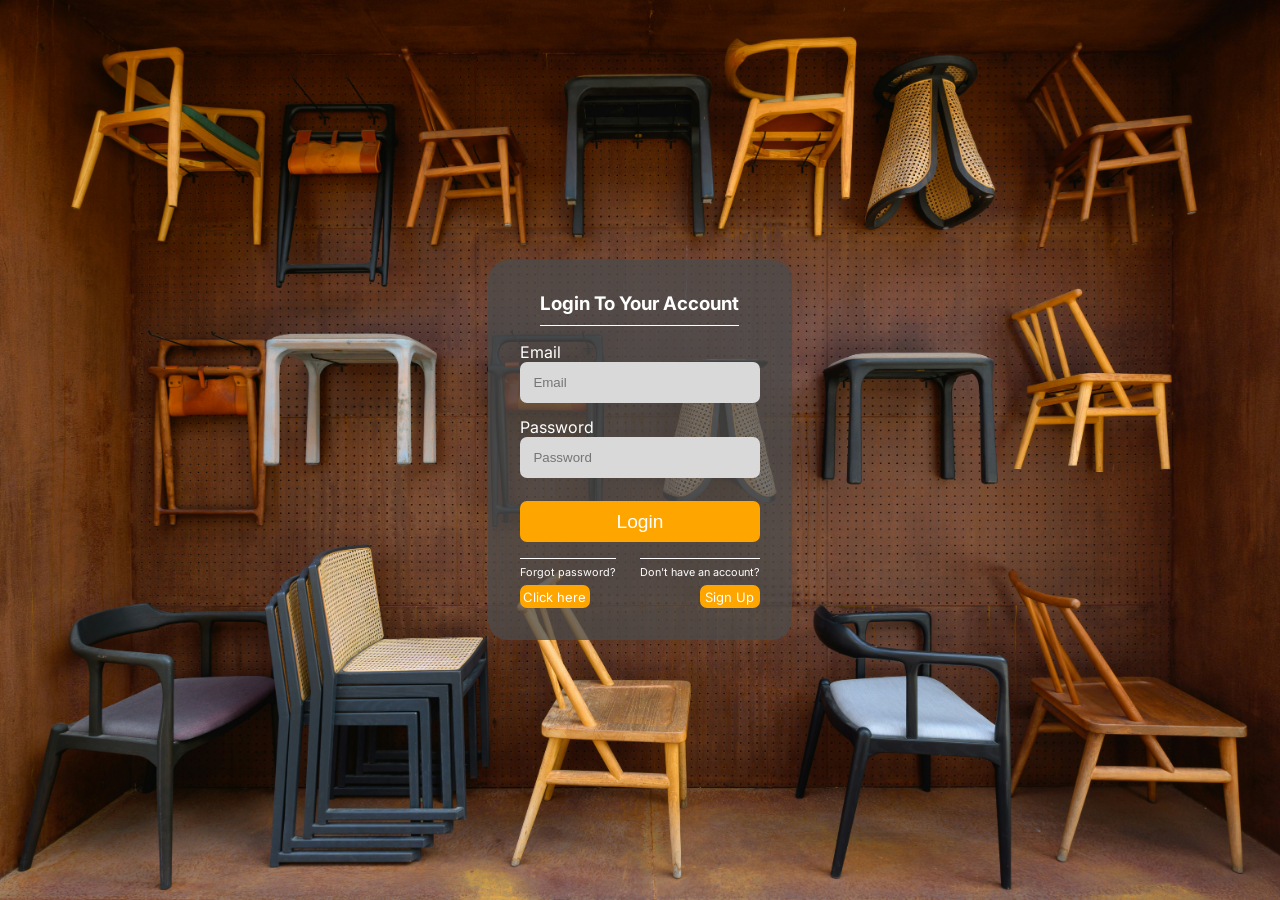
<file: index.html>
<!DOCTYPE html>
<html lang="en">
<head>
    <meta charset="UTF-8">
    <meta name="viewport" content="width=device-width, initial-scale=1.0">
    <link rel="stylesheet" href="style.css">
    <link rel="preconnect" href="https://fonts.googleapis.com">
    <link rel="preconnect" href="https://fonts.gstatic.com" crossorigin>
    <link href="https://fonts.googleapis.com/css2?family=Inter:ital,opsz,wght@0,14..32,100..900;1,14..32,100..900&display=swap" rel="stylesheet">
    <title>Document</title>
</head>
<body>
    <main>
        <div id="container">
            <h3>Login To Your Account</h3>
            <form action="login.php" method="post">
                <label for="email">Email</label>
                <input type="email" id="email" name="email" placeholder="Email" required>
                <br>
                <label for="password">Password</label>
                <input type="password" id="password" name="password" placeholder="Password" required>
                <br>
                <button class="orange-btn" type="submit">Login</button>
            </form>
            <div id="options">
                <div id="forgot_password">
                    <p>Forgot password?</p>
                    <a  class="orange-btn" href=#>Click here</a>
                </div>
                <div id="registered_account">
                    <p>Don't have an account?</p>
                    <a id="signup" class="orange-btn" href="signup.html">Sign Up</a>
                </div>
                

            </div>
        </div>
    </main>
    
</body>
</html>
</file>
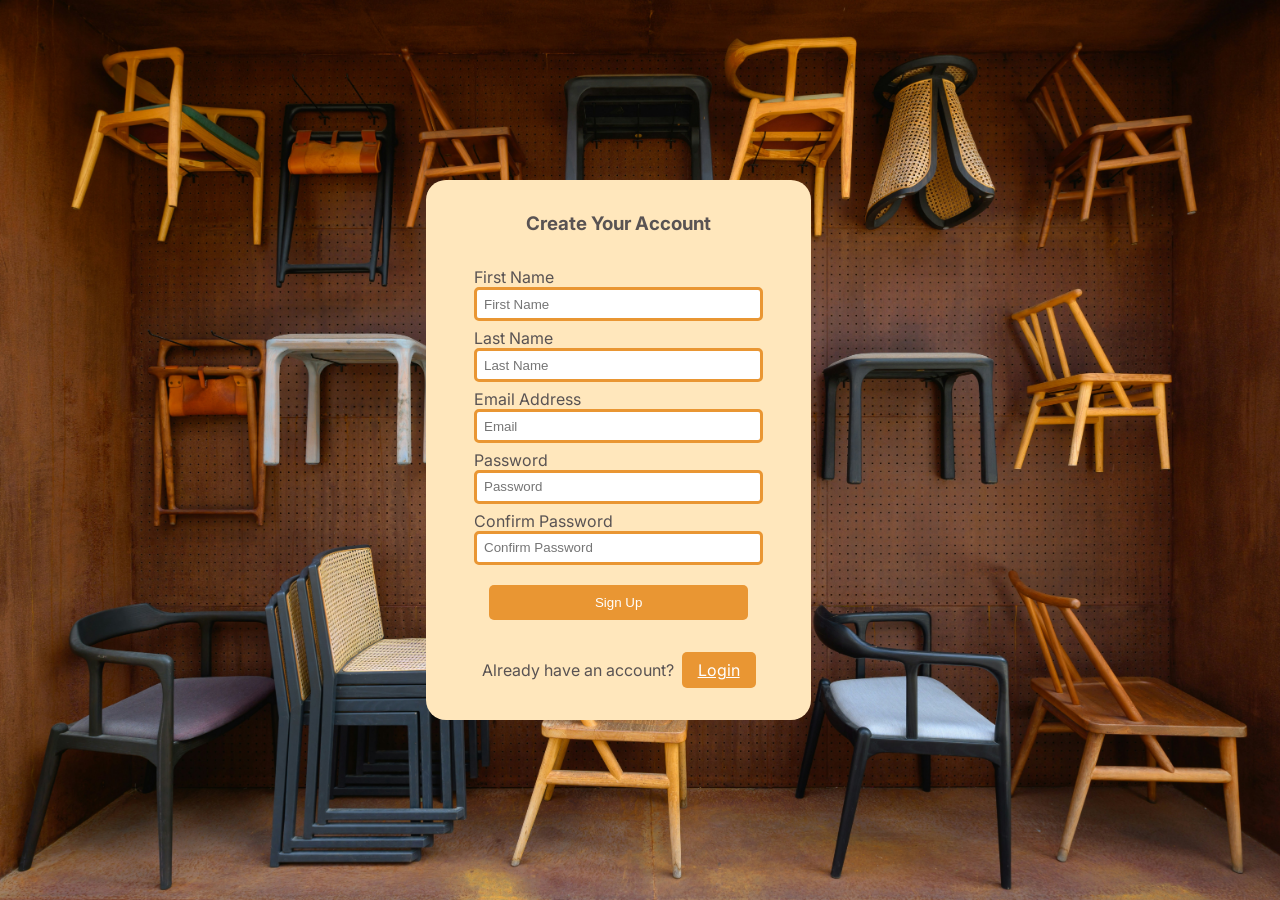
<file: signup.html>
<!DOCTYPE html>
<html lang="en">
<head>
    <meta charset="UTF-8">
    <meta name="viewport" content="width=device-width, initial-scale=1.0">
    <link rel="stylesheet" href="signup.css">
    <link rel="preconnect" href="https://fonts.googleapis.com">
    <link rel="preconnect" href="https://fonts.gstatic.com" crossorigin>
    <link href="https://fonts.googleapis.com/css2?family=Inter:ital,opsz,wght@0,14..32,100..900;1,14..32,100..900&display=swap" rel="stylesheet">
    <title>Document</title>
</head>
<body>
    <main>
        <div id="container">
            <h3>Create Your Account</h3>
            <form action="signup.php" method="post">
                <div>
                    <label for="firstname">First Name</label>
                    <input type="text" id="firstname" name="firstname" placeholder="First Name" required>
                    <br>
                    <label for="lastname">Last Name</label>
                    <input type="text" id="lastname" name="lastname" placeholder="Last Name" required>
                </div>
                <label for="email">Email Address</label>
                <input type="email" id="email" name="email" placeholder="Email" required>
                <br>
                <label for="password">Password</label>
                <input type="password" id="password" name="password" placeholder="Password" required>
                <br>
                <label for="confirm_password">Confirm Password</label>
                <input type="password" id="confirm_password" name="confirm_password" placeholder="Confirm Password" required>
                <br>
                <button class="orange-btn" id="submit-btn" type="submit">Sign Up</button>
            </form>
            <div>
                <div class="has-account">
                    <p>Already have an account?</p>
                    <a class="orange-btn" href="index.html">Login</a>
                </div>
                
            </div>
        </div>
    </main>
    
</body>
</html>
</file>
<file: style.css>
*{
    margin: 0;
    padding: 0;
    box-sizing: border-box;
}

body{
    background-image: url('./images/background-img.jpg');
    background-size: cover;
    background-repeat: no-repeat;
    font-family: "Inter", sans-serif;
    color: white;
    min-height: 100vh;
    display: flex;
    justify-content: center;
    align-items: center;
    
    
}

h3{
    border-bottom: #fffdfd 1px solid;
    padding-bottom: 0.5em;
}
#container{
    width: 90%;
    max-width: 350px;    
    display: flex;
    flex-direction: column;
    justify-content: center;
    align-items: center;
    /* border: 2px solid black; */
    border-radius: 20px;
    padding: 2em;
    margin: 100px auto;
    background-color: rgba(75, 75, 75, 0.75);
  
    gap: 1em;
}

input{
    width: 100%;
    padding: 1em;
    margin-bottom: 1em;
    border-radius: 7px;
    border: none;
    outline: none;
    background-color: #d9d9d9;
}

#signup{
    font-size:small;
}

.orange-btn{
    width: 100%;
    padding: 0.5em;
    border-radius: 7px;
    border: none;
    outline: none;
    background-color: orange;
    color: white;
    font-size: 1.2em;
    cursor: pointer;
    margin-top: 0.5em;
}

a{
    text-decoration: none;
    color: white;
}

#options{
    display: flex;
    flex-direction: row;
    justify-content: space-between;
    width: 100%;    
}

#options div{
    font-size: small;
    display: flex;
    flex-direction: column;
    justify-content: space-between;
    border-top: #fffdfd  1px solid;
    padding-top: 0.5em;
}

#options p{
    font-size: smaller;
}
#signup{
    font-size: small;
    /* padding: 0.25em; */
    
}


#registered_account a{
    padding: 0.25em;
    width: 60px;
    align-self: flex-end;
    text-align: center;
    /* border: yellowgreen 1px solid; */
}

#registered_account{
    /* border: yellowgreen 1px solid; */
    text-align: right;
}

#forgot_password a{
   font-size: small;
    padding: 0.25em;
    width: 70px;

}
</file>
<file: signup.css>
*{
    margin: 0;
    padding: 0;
    box-sizing: border-box;
}


body{
    background-image: url('./images/background-img.jpg');
    background-size: cover;
    background-repeat: no-repeat;
    font-family: "Inter", sans-serif;
    color: #595353;
    min-height: 100vh;
    display: flex;
    justify-content: center;
    align-items: center;
    }

#container{
    width: 90%;
    max-width: 480px;
    border-radius: 20px;
    padding: 2em;
    background-color: #FFE7bc;
    display: flex;
    flex-direction: column;
    gap: 1em;
    align-items: center;
}

input{
    width: 100%;
    padding: 0.5em;
    border: 3px solid #e99633;
    border-radius: 5px;
    margin-bottom: .5em;
}



.orange-btn{
    background-color: #e99633;
    color: white;
    border: none;
    padding: 0.5em 1em;
    border-radius: 5px;
    cursor: pointer;
    
}

form{
    /* border: #595353 4px solid; */
    
    justify-content: center;
    align-content: center;
    
    padding: 1em;
}

.has-account{
    display: flex;
    gap: 0.5em;
    justify-content: center;
    align-items: center;
    /* border: 4px solid #e99633; */
}

#submit-btn{
    width: 90%;
    display: block;
    margin: 1em auto 0 auto;
    padding: 0.75em;
    /* border: black   4px solid; */
}

input:focus{
    outline: none;
    border-color: #FFE7bc;
    box-shadow: 0 0 5px #e99633;
}
</file>
